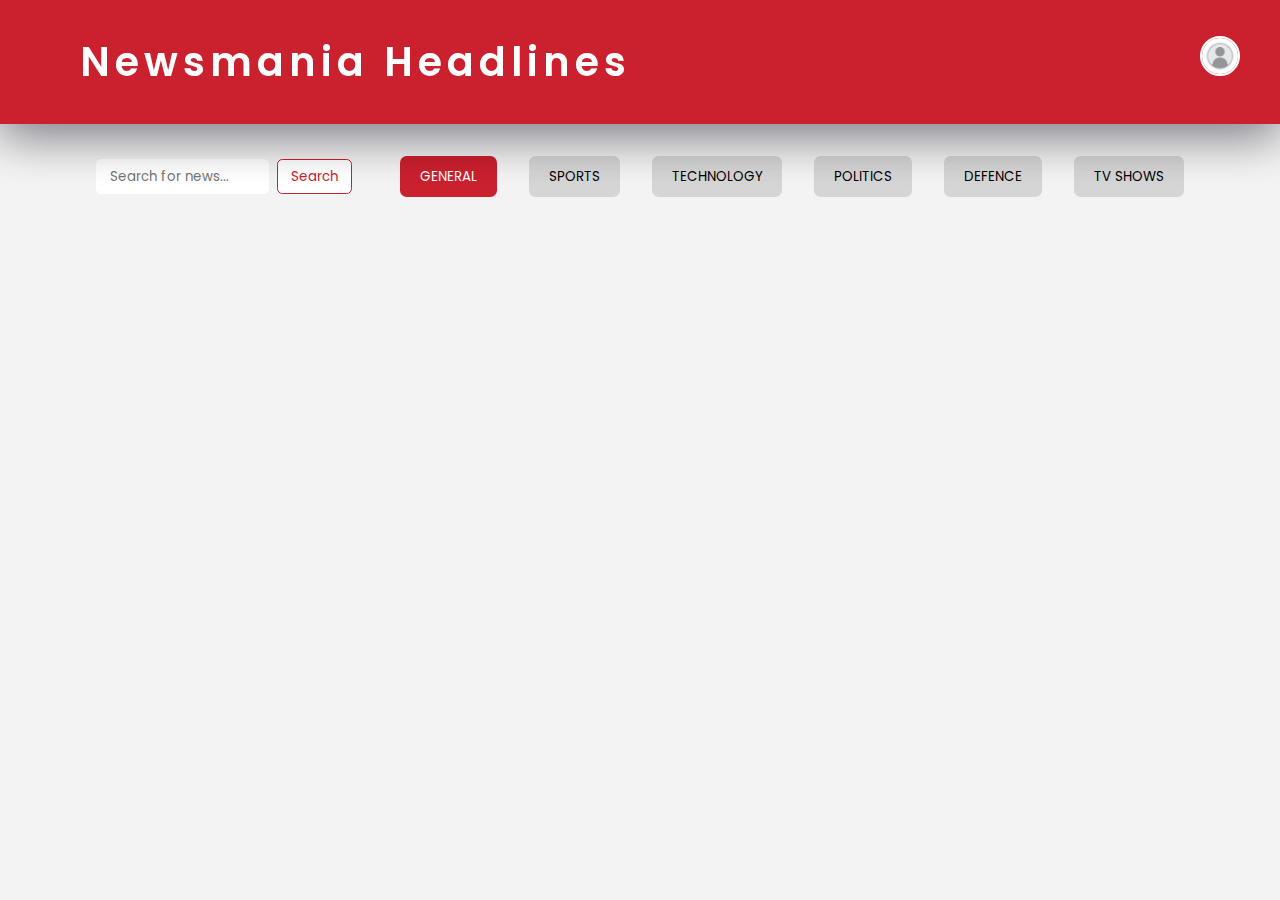
<file: index.html>
<!DOCTYPE html>
<html lang="en">
  <head>
    <meta name="viewport" content="width=device-width, initial-scale=1.0" />
    <meta charset="UTF-8" />
    <title>Newsmania</title>
    <link href="https://fonts.googleapis.com/css2?family=Poppins:wght@400;600&display=swap" rel="stylesheet" />
    <link rel="stylesheet" href="style.css" />

    <style>
      /* Basic styling for the user section */
      .user-section {
          position: relative;
          display: inline-block;
      }

      .profile-icon {
          width: 40px;
          height: 40px;
          border-radius: 50%;
      }

      /* Hidden dropdown by default */
      .user-dropdown {
          display: none;
          position: absolute;
          top: 50px;
          right: 0;
          background-color: white;
          border: 1px solid #ccc;
          border-radius: 5px;
          box-shadow: 0 4px 8px rgba(0, 0, 0, 0.1);
          z-index: 1;
      }

      /* Dropdown link styling */
      .user-dropdown a {
          display: block;
          padding: 10px;
          text-decoration: none;
          color: black;
          border-bottom: 1px solid #ccc;
      }

      .user-dropdown a:hover {
          background-color: #f0f0f0;
      }

      /* Show the dropdown when active */
      .user-section:hover .user-dropdown {
          display: block;
      }
  </style>
  </head>
  <body>
    <!-- Navbar -->
    <div class="heading-container">
      <h4>Newsmania Headlines</h4>
    </div>
    
    <!-- Search & Filter Container -->
    <div class="search-filter-container">
      <div class="search-btn-container">
        <input type="text" id="search-input" placeholder="  Search for news..." />
        <button id="search-button">Search</button>
      </div>
      
      <!-- Categories Buttons -->
      <div class="options-container">
        <button class="option active" data-source="general">GENERAL</button>
        <button class="option" data-source="sports">SPORTS</button>
        <button class="option" data-source="technology">TECHNOLOGY</button>
        <button class="option" data-source="politics">POLITICS</button>
        <button class="option" data-source="defence">DEFENCE</button>
        <button class="option" data-source="entertainment">TV SHOWS</button>
      </div>
    </div>
    <!-- Navbar -->
<div class="heading-container">
  <h4>Newsmania Headlines</h4>

<!-- User Profile Section -->
<div class="user-section" id="userSection">
  <img src="user-profile.avif" alt="User Profile" class="profile-icon" id="profileIcon">
  <div class="user-dropdown" id="userDropdown">
      <a href="profile.html">Profile</a>
      <a href="poll.html">News Poll</a>
      <a href="auth.html">Sign Out</a>
  </div>
</div>
</div>

    <div class="container"></div>
    <script src="script.js"></script>
  </body>
</html>
</file>
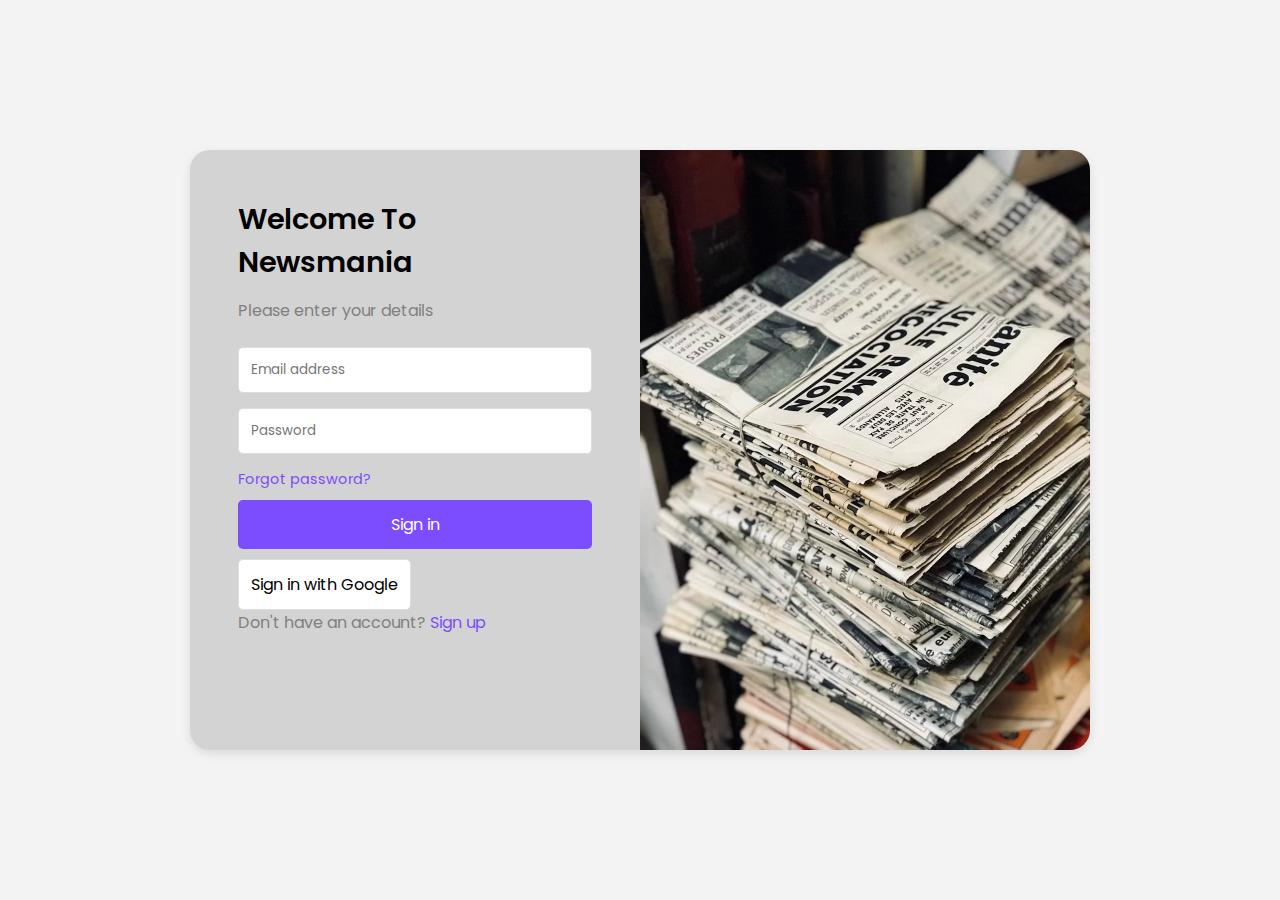
<file: auth.html>
<!DOCTYPE html>
<html lang="en">
  <head>
    <meta name="viewport" content="width=device-width, initial-scale=1.0" />
    <meta charset="UTF-8" />
    <title>Sign Up / Login - Newsmania</title>
    <link href="https://fonts.googleapis.com/css2?family=Poppins:wght@400;600&display=swap" rel="stylesheet" />
    <link rel="stylesheet" href="auth.css" />
  </head>
  <body>
    <div class="auth-container">
      <div class="left-section">
        <h2>Welcome To Newsmania</h2>
        <p>Please enter your details</p>

        <!-- Login Form -->
        <div class="form-container" id="login-form">
          <form id="login">
            <input type="email" id="login-email" placeholder="Email address" required />
            <input type="password" id="login-password" placeholder="Password" required />
            <div class="remember-forgot">
             
              <a href="#">Forgot password?</a>
            </div>
            <button type="submit">Sign in</button>
          </form>
          <button class="google-signin">Sign in with Google</button>
          <p>Don't have an account? <span id="switch-to-signup">Sign up</span></p>
        </div>

        <!-- Sign Up Form -->
        <div class="form-container hidden" id="signup-form">
          <form id="signup">
            <input type="text" id="signup-name" placeholder="Full Name" required />
            <input type="email" id="signup-email" placeholder="Email address" required />
            <input type="password" id="signup-password" placeholder="Password" required />
            <button type="submit">Sign up</button>
          </form>
          <button class="google-signin">Sign up with Google</button>
          <p>Already have an account? <span id="switch-to-login">Sign in</span></p>
        </div>
      </div>
      
      <div class="right-section">
        <img src="photo-1523995462485-3d171b5c8fa9.avif" style="height: 100%;width: 100%;" alt="Illustration" />
      </div>
    </div>

    <script src="auth.js"></script>
  </body>
</html>
</file>
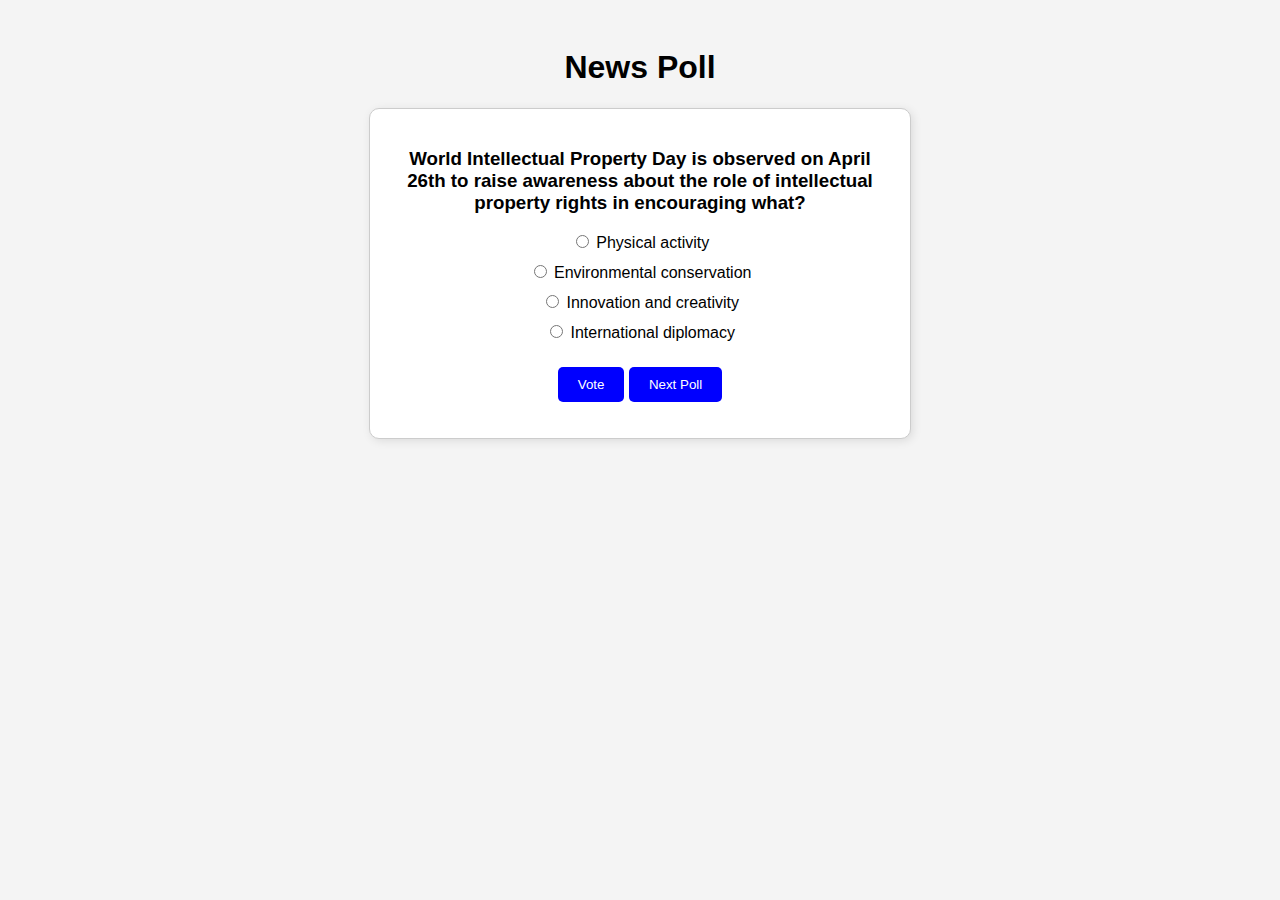
<file: poll.html>
<!DOCTYPE html>
<html lang="en">
<head>
    <meta charset="UTF-8">
    <meta name="viewport" content="width=device-width, initial-scale=1.0">
    <title>AI News Poll</title>
    <style>
        body {
            font-family: Arial, sans-serif;
            text-align: center;
            padding: 20px;
            background-color: #f4f4f4;
        }
        .poll-container {
            width: 500px;
            margin: 0 auto;
            border: 1px solid #ccc;
            padding: 20px;
            border-radius: 10px;
            box-shadow: 2px 2px 10px rgba(0, 0, 0, 0.1);
            background-color: white;
            animation: fadeIn 1s ease-in;
        }
        .option {
            display: block;
            margin: 10px 0;
            font-size: 16px;
        }
        .vote-btn, .next-btn {
            margin-top: 15px;
            padding: 10px 20px;
            background-color: blue;
            color: white;
            border: none;
            cursor: pointer;
            border-radius: 5px;
            transition: background-color 0.3s;
        }
        .vote-btn:hover, .next-btn:hover {
            background-color: darkblue;
        }
        @keyframes fadeIn {
            from { opacity: 0; }
            to { opacity: 1; }
        }
    </style>
</head>
<body>
    <h1>News Poll</h1>

    <div class="poll-container">
        <h3 id="poll-question">Loading polls...</h3>
        <div id="poll-options"></div>
        <button class="vote-btn">Vote</button>
        <button class="next-btn">Next Poll</button>
        <p id="vote-message"></p>
    </div>

    <script type="module">
        import newsPolls from './newsPoll.js';
    
        let currentPollIndex = Math.floor(Math.random() * newsPolls.length); // Select a random poll on load
    
        function displayPoll(index) {
            const poll = newsPolls[index];
            document.getElementById("poll-question").innerText = poll.pollQuestion;
    
            const pollOptionsDiv = document.getElementById("poll-options");
            pollOptionsDiv.innerHTML = '';
    
            poll.options.forEach(option => {
                const label = document.createElement("label");
                label.classList.add("option");
                label.innerHTML = `<input type="radio" name="poll" value="${option}"> ${option}`;
                pollOptionsDiv.appendChild(label);
            });
    
            document.getElementById("poll-options").dataset.correctAnswer = poll.correctAnswer;
            document.getElementById("vote-message").innerHTML = ''; // Clear previous messages
        }
    
        function submitVote() {
            const selectedOption = document.querySelector('input[name="poll"]:checked');
            if (!selectedOption) {
                alert("Please select an option before voting.");
                return;
            }
    
            const userVote = selectedOption.value;
            const correctAnswer = document.getElementById("poll-options").dataset.correctAnswer;
    
            document.getElementById("vote-message").innerHTML = 
                `You voted for: <strong>${userVote}</strong><br>Correct Answer: <strong>${correctAnswer}</strong>`;
    
            if (userVote === correctAnswer) {
                document.getElementById("vote-message").style.color = "green";
                document.getElementById("vote-message").innerHTML += "<br><strong>Correct!</strong> 🎉";
            } else {
                document.getElementById("vote-message").style.color = "red";
                document.getElementById("vote-message").innerHTML += "<br><strong>Incorrect.</strong> ❌";
            }
        }
    
        document.querySelector(".vote-btn").addEventListener("click", submitVote);
        
        document.querySelector(".next-btn").addEventListener("click", () => {
            currentPollIndex = Math.floor(Math.random() * newsPolls.length); // Random poll on next button click
            displayPoll(currentPollIndex);
        });
    
        window.onload = () => displayPoll(currentPollIndex);
    </script>
</body>
</html>
</file>
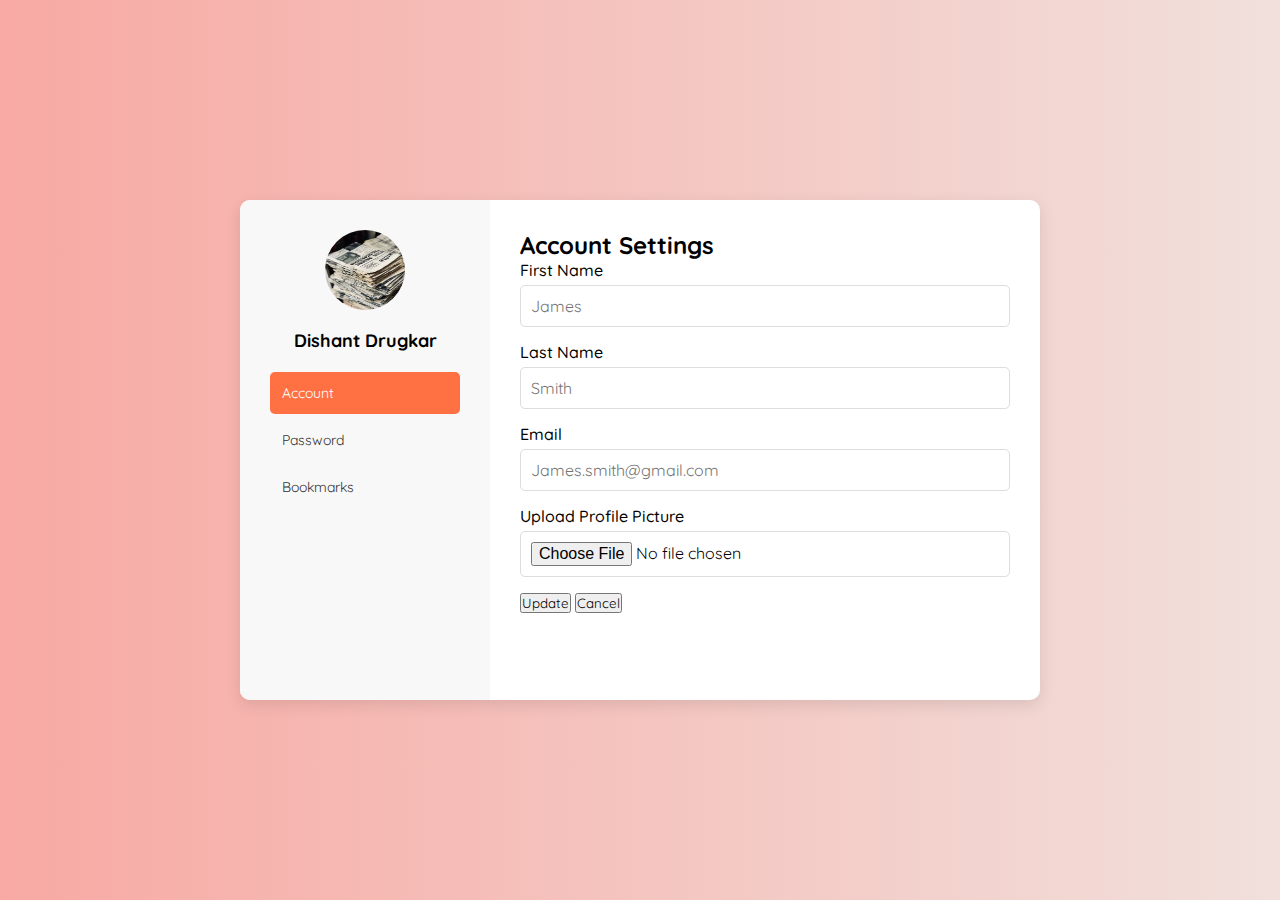
<file: profile.html>
<!DOCTYPE html>
<html lang="en">
<head>
    <meta charset="UTF-8">
    <meta name="viewport" content="width=device-width, initial-scale=1.0">
    <title>Profile | Newsmania</title>
    <link rel="stylesheet" href="profile.css">
    <style>
        @import url('https://fonts.googleapis.com/css2?family=Quicksand:wght@300..700&display=swap');
        * {
            margin: 0;
            padding: 0;
            box-sizing: border-box;
            font-family: "Quicksand", sans-serif;
        }

        body {
            display: flex;
            justify-content: center;
            align-items: center;
            height: 100vh;
            background: linear-gradient(to right, #f8a9a3, #f1e0dc);
        }

        .container {
            display: flex;
            background-color: white;
            border-radius: 10px;
            box-shadow: 0 5px 15px rgba(0, 0, 0, 0.1);
            width: 800px;
            height: 500px; /* Fixed height */
            overflow: hidden;
        }

        .sidebar {
            width: 250px;
            background-color: #f8f8f8;
            padding: 30px;
            text-align: center;
        }

        .sidebar img {
            width: 80px;
            height: 80px;
            border-radius: 50%;
            margin-bottom: 15px;
        }

        .sidebar h3 {
            font-size: 18px;
            margin-bottom: 20px;
        }

        .menu {
            list-style: none;
            padding: 0;
        }

        .menu li {
            padding: 12px;
            text-align: left;
            cursor: pointer;
            font-size: 14px;
            color: #333;
            border-radius: 5px;
            margin-bottom: 5px;
        }

        .menu li.active, .menu li:hover {
            background-color: #ff7043;
            color: white;
        }

        .content {
            flex: 1;
            padding: 30px;
            overflow-y: auto;
        }

        .section {
            display: none;
            height: 100%; /* Ensure sections fill the space */
        }

        .section.active {
            display: block;
        }

        /* Bookmark Section Styling */
.bookmark-list {
    list-style: none;
    padding: 0;
    display: flex;
    flex-direction: column;
    gap: 15px;
}

.bookmark-card {
    display: flex;
    align-items: center;
    background-color: #fff;
    border-radius: 8px;
    padding: 15px;
    box-shadow: 0 4px 8px rgba(0, 0, 0, 0.1);
    transition: transform 0.2s ease-in-out;
}

.bookmark-card:hover {
    transform: scale(1.02);
}

.bookmark-image {
    width: 80px;
    height: 80px;
    border-radius: 5px;
    object-fit: cover;
    margin-right: 15px;
}

.bookmark-content {
    flex: 1;
}

.bookmark-title {
    font-size: 16px;
    font-weight: bold;
    color: #333;
}

.bookmark-source {
    font-size: 14px;
    color: #777;
    margin-top: 3px;
}

.bookmark-link {
    text-decoration: none;
    color: #ff7043;
    font-weight: bold;
}

.remove-bookmark {
    background-color: #ff4d4d;
    color: white;
    border: none;
    padding: 5px 10px;
    border-radius: 5px;
    cursor: pointer;
    transition: background 0.3s;
}

.remove-bookmark:hover {
    background-color: #d93636;
}

    </style>

    <script>
        document.addEventListener("DOMContentLoaded", function () {
    function loadBookmarks() {
        let bookmarks = localStorage.getItem("bookmarks");
        let bookmarkList = document.querySelector(".bookmark-list");

        if (bookmarks) {
            bookmarks = JSON.parse(bookmarks);
            bookmarkList.innerHTML = ""; // Clear existing list
            
            bookmarks.forEach((bookmark, index) => {
                let listItem = document.createElement("li");
                listItem.innerHTML = `
                <img class="bookmark-image" src="${bookmark.urlToImage}" alt="News Image">
                <div class="bookmark-content">
                    <div class="bookmark-title">${bookmark.title}</div>
                    <div class="bookmark-source">${bookmark.source.name}</div>
                    <a class="bookmark-link" href="${bookmark.url}" target="_blank">Read more</a>
                </div>
                <button class="remove-bookmark" data-index="${index}">Remove</button>
            `;
                bookmarkList.appendChild(listItem);
            });
        } else {
            bookmarkList.innerHTML = "<p>No bookmarks yet.</p>";
        }
    }

    function removeBookmark(index) {
        let bookmarks = JSON.parse(localStorage.getItem("bookmarks")) || [];
        bookmarks.splice(index, 1);
        localStorage.setItem("bookmarks", JSON.stringify(bookmarks));
        loadBookmarks();
    }

    document.querySelector(".bookmark-list").addEventListener("click", function (event) {
        if (event.target.classList.contains("remove-bookmark")) {
            let index = event.target.getAttribute("data-index");
            removeBookmark(index);
        }
    });

    loadBookmarks();
});

    </script>
</head>
<body>

    <div class="container">
        <!-- Sidebar -->
        <div class="sidebar">
            <img src="photo-1523995462485-3d171b5c8fa9.avif" alt="Profile Picture">
            <h3>Dishant Drugkar</h3>
            <ul class="menu">
                <li class="active" onclick="showSection('account')">Account</li>
                <li onclick="showSection('password')">Password</li>
                <li onclick="showSection('bookmarks')">Bookmarks</li>
            </ul>
        </div>

        <!-- Content Section -->
        <div class="content">
            <!-- Account Section -->
            <div id="account" class="section active">
                <h2>Account Settings</h2>
                <form>
                    <div class="form-group">
                        <label>First Name</label>
                        <input type="text" placeholder="James">
                    </div>
                    <div class="form-group">
                        <label>Last Name</label>
                        <input type="text" placeholder="Smith">
                    </div>
                    <div class="form-group">
                        <label>Email</label>
                        <input type="email" placeholder="James.smith@gmail.com">
                    </div>
                    <div class="form-group">
                        <label>Upload Profile Picture</label>
                        <input type="file">
                    </div>
                    <div class="btn-container">
                        <button class="btn btn-update">Update</button>
                        <button class="btn btn-cancel">Cancel</button>
                    </div>
                </form>
            </div>

            <!-- Password Section -->
            <div id="password" class="section">
                <h2>Change Password</h2>
                <form>
                    <div class="form-group">
                        <label>Old Password</label>
                        <input type="password" placeholder="********">
                    </div>
                    <div class="form-group">
                        <label>New Password</label>
                        <input type="password" placeholder="********">
                    </div>
                    <div class="form-group">
                        <label>Confirm New Password</label>
                        <input type="password" placeholder="********">
                    </div>
                    <div class="btn-container">
                        <button class="btn btn-update">Update Password</button>
                    </div>
                </form>
            </div>

            <!-- Bookmarks Section -->
            <div id="bookmarks" class="section">
                <h2>Bookmarked News</h2>
                <ul class="bookmark-list">
                    <li>
                        <span>Breaking News: AI is changing the world</span>
                        <button class="remove-bookmark">Remove</button>
                    </li>
                    <li>
                        <span>JavaScript ES2025 new features</span>
                        <button class="remove-bookmark">Remove</button>
                    </li>
                </ul>
            </div>

        </div>
    </div>

    <script>
       function showSection(sectionId) {
        document.querySelectorAll('.section').forEach(section => {
            section.classList.remove('active');
        });
        document.getElementById(sectionId).classList.add('active');

        document.querySelectorAll('.menu li').forEach(item => {
            item.classList.remove('active');
        });
        event.target.classList.add('active');
    }

    document.addEventListener("DOMContentLoaded", function () {
        const updateBtn = document.querySelector(".btn-update");
        const form = document.querySelector("form");

        // Store original values when the page loads
        const originalValues = {};
        form.querySelectorAll("input").forEach(input => {
            originalValues[input.name] = input.value;
        });

        updateBtn.addEventListener("click", function (event) {
            event.preventDefault(); // Prevent form submission

            // Reset input values back to original
            form.querySelectorAll("input").forEach(input => {
                input.value = originalValues[input.name];
            });

            alert("Profile Updated Successfully!"); // Show pop-up message
        });
    });

   
    </script>

</body>
</html>
</file>
<file: style.css>
/* General styles */
* {
  padding: 0;
  margin: 0;
  box-sizing: border-box;
  font-family: "Poppins", sans-serif;
}

body {
  background-color: #f3f3f3;
}

img {
  width: 100%;
  height: 30vh;
  object-fit: cover;
}

/* Navbar */
.heading-container {
  background-color: #cb202d;
  color: #ffffff;
  font-size: 2.5em;
  padding: 0.8em 1em;
  position: fixed;
  top: 0;
  width: 100%;
  display: flex;
  justify-content: space-between;
  align-items: center;
  box-shadow: 0 10px 50px 0 rgba(2, 0, 31, 0.3);
  z-index: 10;
}

.heading-container h4 {
  font-weight: 600;
  font-size: 40px;
  letter-spacing: 5px;
  margin-left: 1em;
}

/* Search & Filter Container */
.search-filter-container {
  display: flex;
  justify-content: center;
  align-items: center;
  gap: 1em;
  margin-top: 114px; /* Navbar ke neeche space dene ke liye */
  padding: 10px;
}

/* Search Button Styling */
.search-btn-container {
  display: flex;
  gap: 0.5em;
}

.search-btn-container input {
  padding: 0.5em;
  border: none;
  border-radius: 0.4em;
  width: 13em;
}

.search-btn-container button {
  padding: 0.5em 1em;
  background-color: #ffffff;
  color: #cb202d;
  border: 1px solid #cb202d;
  border-radius: 0.4em;
  cursor: pointer;
}

.search-btn-container button:hover {
  background-color: #cb202d;
  color: #ffffff;
}

/* Filter Button Styling */
.filter-button {
  padding: 0.5em 1em;
  background-color: gray;
  color: white;
  border: none;
  border-radius: 0.4em;
  cursor: pointer;
}

.filter-button:hover {
  background-color: darkgray;
}

/* Category Buttons Styling */
.options-container {
  margin: 2em 0 2em 0;
  display: flex;
  flex-wrap: wrap;
  justify-content: flex-start; /* Aligns buttons to the left */
  gap: 2em;
  text-align: center;
  padding-left: 2em;
}

.option {
  background-color: #d5d5d5;
  border: none;
  cursor: pointer;
  padding: 0.8em 1.5em;
  border-radius: 0.5em;
  text-transform: capitalize;
}

.option.active {
  background-color: #cb202d;
  color: #ffffff;
}

/* News Container */
.container {
  width: 90%;
  margin: 0 auto;
  display: grid;
  grid-template-columns: repeat(2, 1fr);
  grid-column-gap: 1em;
}

.news-card {
  display: grid;
  position: relative;
  grid-template-rows: auto 1fr;
  box-shadow: 0 0 15px rgba(85, 85, 85, 0.2);
  margin: 1em 0;
  border-radius: 15px;
}

.news-card img {
  border-radius: 15px 15px 0 0;
}

.news-content {
  display: flex;
  flex-direction: column;
  justify-content: space-between;
  padding: 1em;
  font-size: 15px;
}

.news-title {
  font-weight: 600;
  color: #0b0028;
}

.news-description {
  color: #6f6f6f;
  text-align: justify;
  margin: 0.8em 0 1em 0;
}

/* Buttons Styling */
.button-container {
  display: flex;
  justify-content: space-between;
  align-items: center;
  margin-top: 10px;
}

.view-button, .whatsapp-share-button, .bookmark-button {
  padding: 8px 12px;
  font-size: 14px;
  text-align: center;
  border: none;
  border-radius: 5px;
  cursor: pointer;
}

.view-button {
  background-color: #007bff;
  color: white;
}

.whatsapp-share-button {
  background-color: #25d366;
  color: white;
}

.bookmark-button {
  background-color: #ffc107;
  color: white;
}

@media only screen and (max-width: 768px) {
  .container {
    grid-template-columns: repeat(1, 1fr);
  }
}

.whatsapp-share-button:hover {
  background-color: #128C7E;
}

.bookmark-button:hover {
  background-color: #ff8c00;
}
/* User Profile Section */
.user-section {
  position: relative;
  display: inline-block;
  cursor: pointer;
}

/* Profile Icon Styling */
.profile-icon {
  width: 40px;
  height: 40px;
  border-radius: 50%;
  border: 2px solid white;
  transition: transform 0.3s ease;
}

.profile-icon:hover {
  transform: scale(1.1);
}

/* Dropdown Styling */
.user-dropdown {
  display: none;
  position: absolute;
  top: 50px;
  right: 0;
  background: white;
  border-radius: 5px;
  box-shadow: 0 0 10px rgba(0, 0, 0, 0.2);
  overflow: hidden;
  width: 150px;
  z-index: 1000;
}

.user-dropdown a {
  display: block;
  padding: 10px;
  color: #333;
  text-decoration: none;
  font-size: 14px;
}

.user-dropdown a:hover {
  background: #f0f0f0;
}
</file>
<file: auth.css>
* {
  margin: 0;
  padding: 0;
  box-sizing: border-box;
  font-family: "Poppins", sans-serif;
}

body {
  display: flex;
  justify-content: center;
  align-items: center;
  height: 100vh;
  background-color: #f3f3f3;
}

.auth-container {
  display: flex;
  width: 900px;
  background-color: #D3D3D3;
  border-radius: 20px;
  box-shadow: 0 4px 10px rgba(0, 0, 0, 0.1);
  overflow: hidden;
}

.left-section {
  width: 50%;
  padding: 3em;
}

.right-section {
  width: 50%;
  background-color: #cb202d;
  display: flex;
  justify-content: center;
  align-items: center;
}

.right-section img {
  width: 80%;
}

h2 {
  font-size: 1.8em;
  font-weight: 600;
  margin-bottom: 0.5em;
}

p {
  color: gray;
  margin-bottom: 1.5em;
}

form {
  display: flex;
  flex-direction: column;
}

input {
  padding: 12px;
  margin-bottom: 15px;
  border: 1px solid #ddd;
  border-radius: 5px;
}

button {
  padding: 12px;
  background-color: #7c4dff;
  color: white;
  border: none;
  border-radius: 5px;
  cursor: pointer;
  font-size: 1em;
}

.google-signin {
  background-color: white;
  color: black;
  border: 1px solid #ddd;
  margin-top: 10px;
}

.remember-forgot {
  display: flex;
  justify-content: space-between;
  font-size: 0.9em;
  margin-bottom: 10px;
}

.remember-forgot a {
  color: #7c4dff;
  text-decoration: none;
}

span {
  color: #7c4dff;
  cursor: pointer;
}

.hidden {
  display: none;
}
</file>
<file: profile.css>
/* General Styles */
body {
    font-family: 'Poppins', sans-serif;
    background-color: #f4f4f4;
    margin: 0;
    display: flex;
    justify-content: center;
    align-items: center;
    height: 100vh;
}

/* Profile Card */
.profile-wrapper {
    display: flex;
    justify-content: center;
    align-items: center;
    width: 100%;
}

.profile-card {
    background: white;
    padding: 30px;
    border-radius: 10px;
    box-shadow: 0 5px 15px rgba(0, 0, 0, 0.1);
    text-align: center;
    width: 350px;
    animation: fadeIn 0.5s ease-in-out;
}

/* Title */
.profile-card h2 {
    font-size: 24px;
    font-weight: 600;
    margin-bottom: 20px;
}

/* Form Group */
.form-group {
    text-align: left;
    margin-bottom: 15px;
}

.form-group label {
    font-weight: 500;
    display: block;
    margin-bottom: 5px;
}

.form-group input {
    width: 100%;
    padding: 10px;
    border: 1px solid #ddd;
    border-radius: 5px;
    font-size: 16px;
    transition: border 0.3s;
}

.form-group input:focus {
    border-color: #cb202d;
    outline: none;
}

/* Save Button */
.btn-save {
    width: 100%;
    padding: 12px;
    background: #cb202d;
    color: white;
    border: none;
    font-size: 16px;
    font-weight: bold;
    cursor: pointer;
    border-radius: 5px;
    margin-top: 10px;
    transition: background 0.3s;
}

.btn-save:hover {
    background: #a81a22;
}

/* Back Button */
.btn-back {
    display: block;
    margin-top: 15px;
    color: #cb202d;
    text-decoration: none;
    font-size: 14px;
    font-weight: bold;
    transition: color 0.3s;
}

.btn-back:hover {
    color: #a81a22;
}

/* Animation */
@keyframes fadeIn {
    from { opacity: 0; transform: translateY(-10px); }
    to { opacity: 1; transform: translateY(0); }
}
</file>
